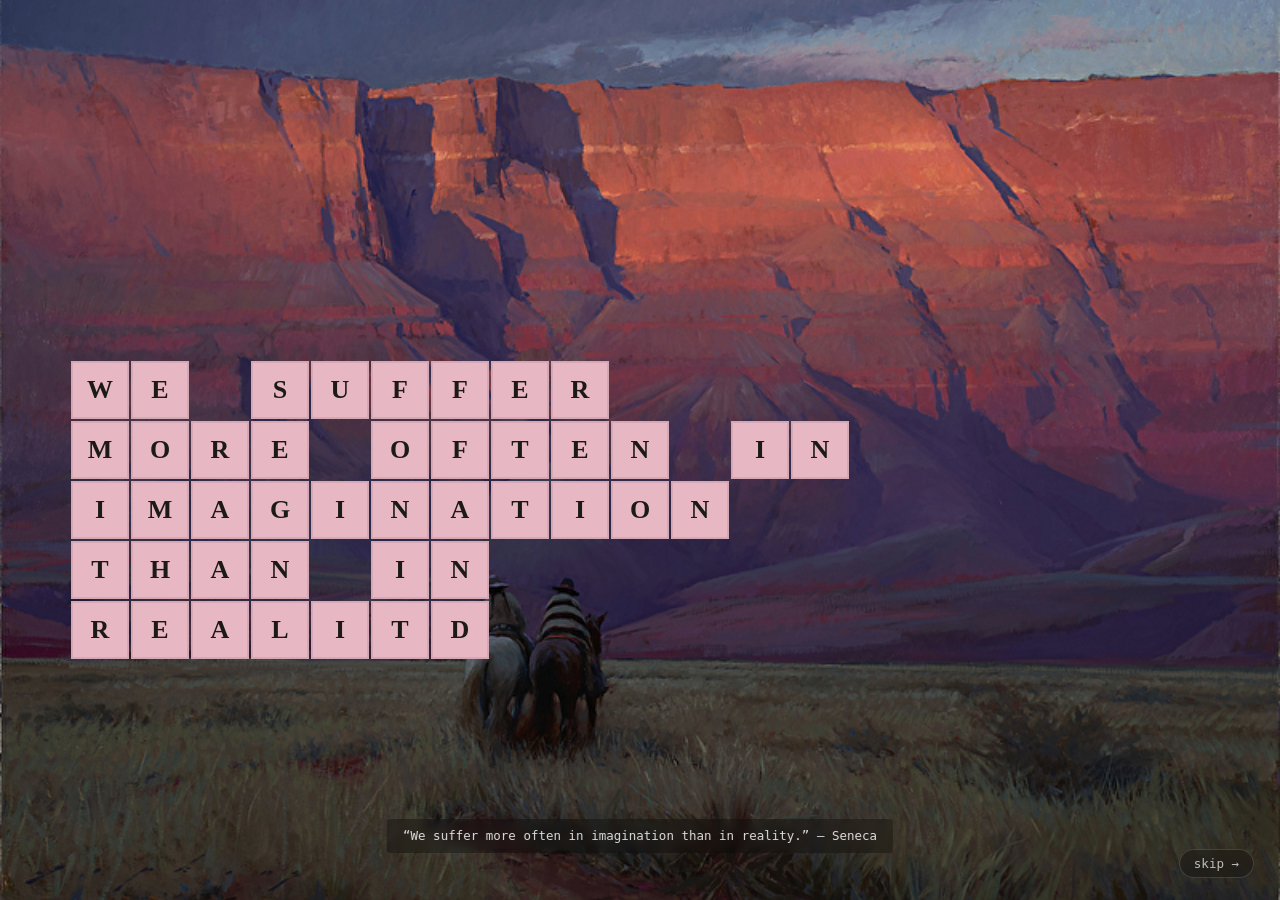
<file: index.html>
<!DOCTYPE html>
<html lang="en">
<head>
  <meta charset="UTF-8">
  <meta name="viewport" content="width=device-width, initial-scale=1.0">
  <title>Internet Pastoralis — Adya Yadav</title>
  <meta name="description" content="Adya Yadav — ML research on IoT and world modelling. Representation learning, latent space modeling, efficient neural architectures, edge AI.">
  <link rel="stylesheet" href="style.css">
</head>
<body>

  <!-- ===================== Split-flap intro ===================== -->
  <div id="intro">
    <div class="flip-grid" id="flip-grid" aria-hidden="true"></div>
    <p class="intro-caption" id="intro-caption"></p>
    <button class="intro-skip" id="intro-skip" type="button">skip →</button>
  </div>

  <!-- ===================== Site ===================== -->
  <div id="site-main" style="display:none;">

    <header class="site-header">
      <div class="site-header-inner">
        <div class="site-title-group">
          <a class="site-title" href="index.html">Internet Pastoralis</a>
          <nav class="site-nav" aria-label="Primary">
            <a href="blog.html">Blog</a>
            <a href="projects.html">Projects</a>
          </nav>
        </div>
        <div class="site-socials">
          <a href="https://github.com/phirni" target="_blank" rel="noopener">GitHub</a>
          <a href="https://www.linkedin.com/in/adya-yadav/" target="_blank" rel="noopener">LinkedIn</a>
          <a href="https://x.com/forixv" target="_blank" rel="noopener">X</a>
        </div>
      </div>
    </header>

    <!-- =============== MAIN CONTENT – fixed indentation =============== -->
    <main class="essay">

      <p class="intro-line">
        hi! i'm adya yadav.
      </p>

      <p>
        i'm currently a 4th year undergraduate studying data science and working on
        machine learning research around world models, edge intelligence,
        and representation learning. i enjoy building things and breaking them in ares
        that make models smaller, faster, and more useful outside of large datacenters.
      </p>

      <p>
        research interests:
        latent representation learning,
        world models,
        efficient neural architectures,
        continual learning,
        edge ai,
        model compression,
        multimodal systems.
      </p>

      <!-- <br>

      <p class="section-title">
        here are some things i believe in:
      </p>

      <div class="belief-grid">
        <ul>
          <li>writing</li>
          <li>taste is learnable</li>
          <li>write everything down</li>
        </ul>
        <ul>
          <li>simple models usually win first</li>
          <li>research should eventually ship</li>
          <li>beautiful code is easier to trust</li>
        </ul>
      </div>

      <br> -->

      <p class="section-title">
        here are some things i like:
      </p>

      <ul class="long-list">
        <li>
          my dog(enzo), indian classical music, odissi, mangoes, 
          needle embroidery, losing at chess, reading post war lit, 
          tarkovsky, kiaraostami, gardening, birds visiting my home, 
          making lists, neovim, opensource, languages, desserts, chocolate,
          dawns, puns, dancing, and swimming in the rain. 

        </li>
      </ul>

      <br>

      <p class="section-title">
        favourite authors:

      </p>

      <ul class="long-list">
        <li>
          wg sebald,thomas bernhard, pynchon, cormac mccarthy,  
          marguerite young, woolf, wittgenstein, goethe,shakespeare, 
          wordsworth, whitman, cesare pavese, flaubert, gerard murnane, emerson, 
          joyce, thomas browne, euler, douglas hofstadter
        </li>
      </ul>

      <hr class="rule">

      <p>
        I love people and learning about new things, hit me up to chat about research ideas, 
        debate topics or share love about same interests. 

      </p>

      <p>
        <button
          class="email"
          id="email"
          type="button"
          data-email="adyayadav457@gmail.com">
          email
        </button>
      </p>

    </main>
    <!-- =============== END MAIN =============== -->

    <footer class="site-footer">
      <div class="site-footer-inner">
        <span>Thank you.</span>
        <span>&copy; <span id="year"></span> Adya Yadav</span>
      </div>
    </footer>

  </div>

  <script src="quotes.js"></script>
  <script src="intro.js"></script>
  <script src="main.js"></script>
</body>
</html>
</file>
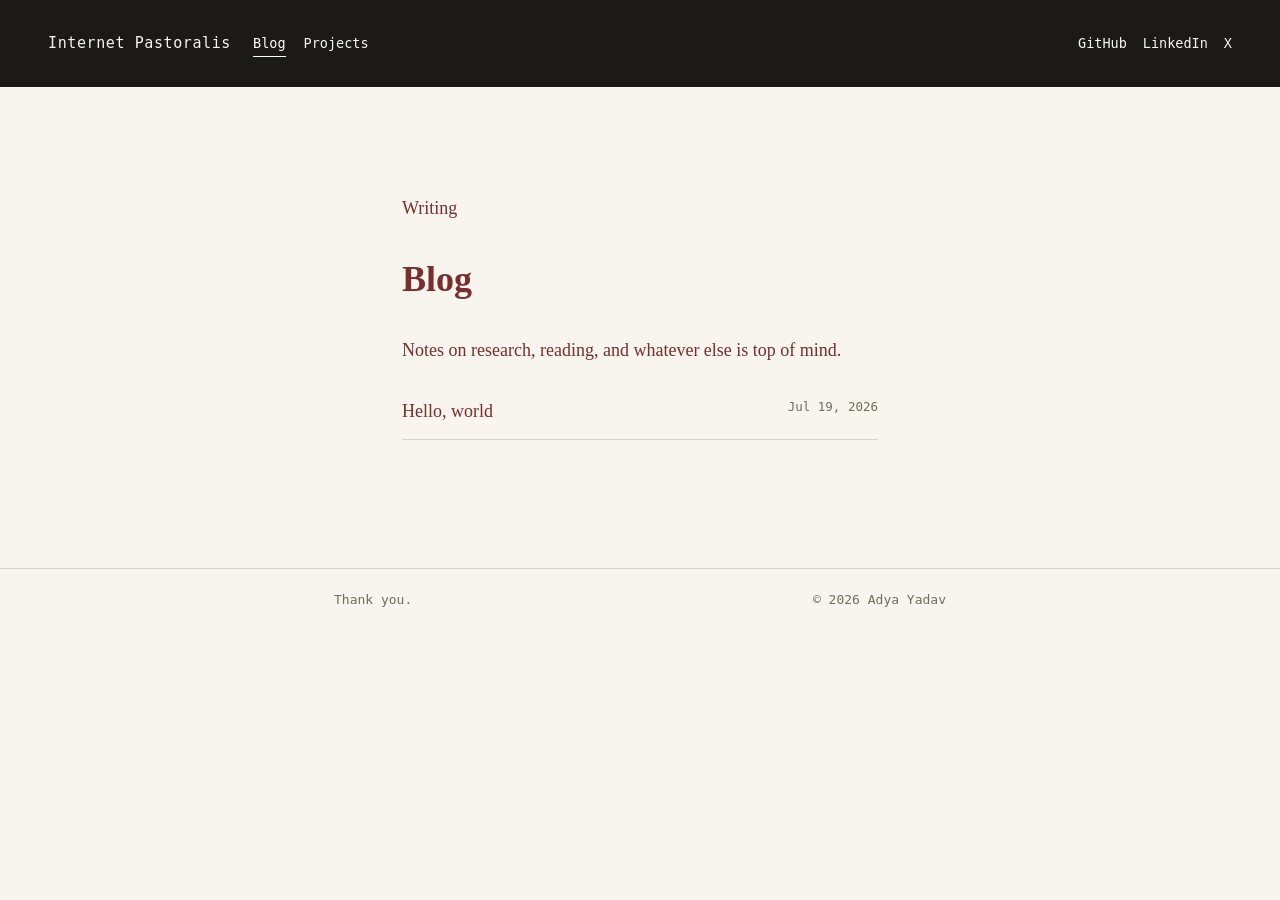
<file: blog.html>
<!DOCTYPE html>
<html lang="en">
<head>
<meta charset="UTF-8">
<meta name="viewport" content="width=device-width, initial-scale=1.0">
<title>Blog — Internet Pastoralis</title>
<link rel="stylesheet" href="style.css">
</head>
<body>

  <header class="site-header">
    <div class="site-header-inner">
      <div class="site-title-group">
        <a class="site-title" href="index.html">Internet Pastoralis</a>
        <nav class="site-nav" aria-label="Primary">
          <a href="blog.html" aria-current="page">Blog</a>
          <a href="projects.html">Projects</a>
        </nav>
      </div>
      <div class="site-socials">
        <a href="https://github.com/phirni" target="_blank" rel="noopener">GitHub</a>
        <a href="https://www.linkedin.com/in/adya-yadav/" target="_blank" rel="noopener">LinkedIn</a>
        <a href="https://x.com/forixv" target="_blank" rel="noopener">X</a>
      </div>
    </div>
  </header>

  <main>
    <p class="eyebrow">Writing</p>
    <h1>Blog</h1>
    <p class="lede">Notes on research, reading, and whatever else is top of mind.</p>

    <ul class="post-list" id="post-list">
      <li class="small">Loading posts…</li>
    </ul>
  </main>

  <footer class="site-footer">
    <div class="site-footer-inner">
      <span>Thank you.</span>
      <span>&copy; <span id="year"></span> Adya Yadav</span>
    </div>
  </footer>

  <script src="main.js"></script>
  <script>
    fetch("posts.json")
      .then((r) => r.json())
      .then((posts) => {
        posts.sort((a, b) => new Date(b.date) - new Date(a.date));
        const list = document.getElementById("post-list");
        list.innerHTML = "";
        posts.forEach((p) => {
          const li = document.createElement("li");
          li.className = "post-item";
          li.innerHTML = `
            <a href="posts/${p.slug}.html">${p.title}</a>
            <time datetime="${p.date}">${new Date(p.date).toLocaleDateString("en-US", { year: "numeric", month: "short", day: "numeric" })}</time>
          `;
          list.appendChild(li);
        });
        if (posts.length === 0) {
          list.innerHTML = '<li class="small">Nothing here yet.</li>';
        }
      })
      .catch(() => {
        document.getElementById("post-list").innerHTML =
          '<li class="small">Couldn\'t load posts — if you\'re viewing this file directly (file://), run a local server instead, e.g. <code>python3 -m http.server</code>.</li>';
      });
  </script>
</body>
</html>
</file>
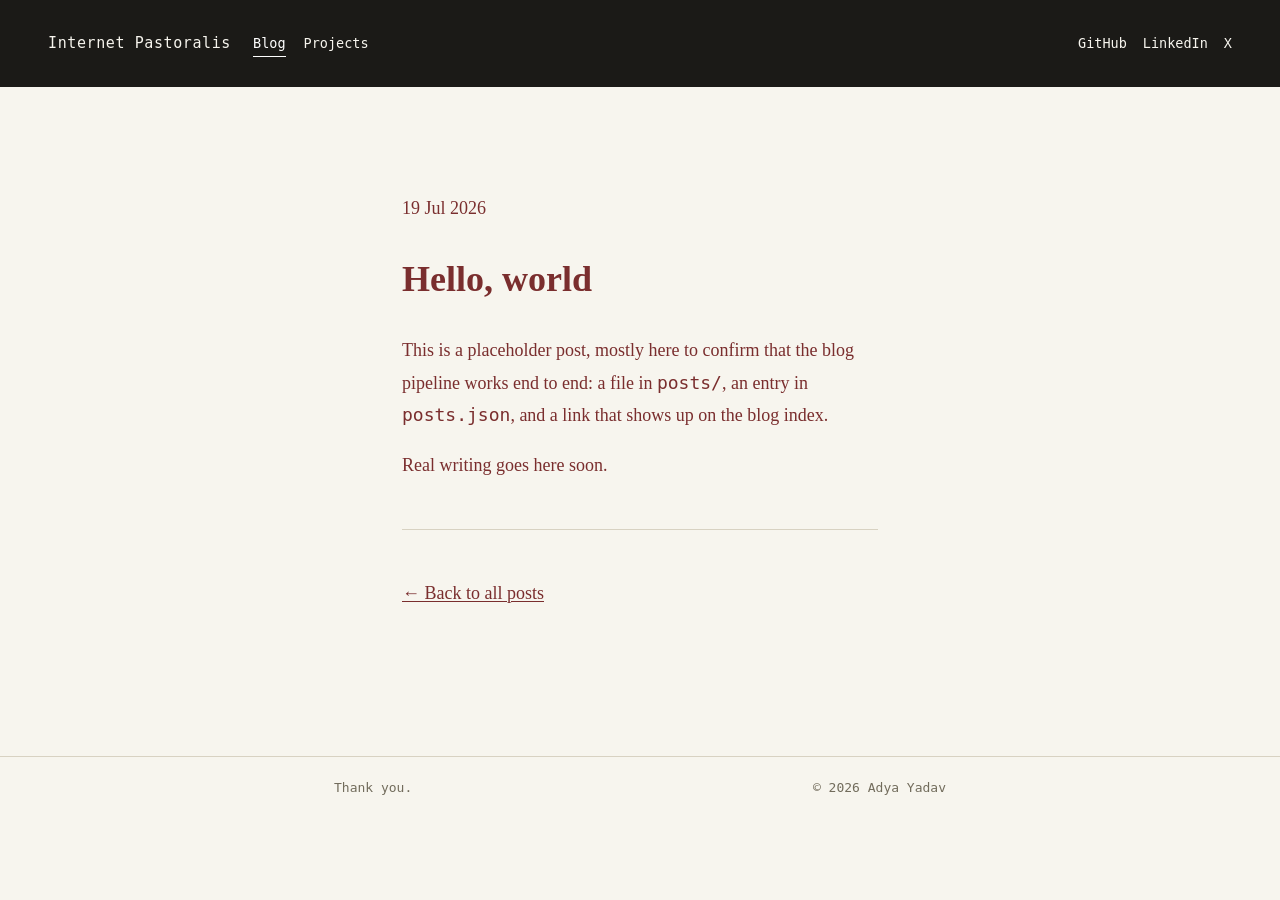
<file: posts/hello-world.html>
<!DOCTYPE html>
<html lang="en">
<head>
<meta charset="UTF-8">
<meta name="viewport" content="width=device-width, initial-scale=1.0">
<title>Hello, world — Internet Pastoralis</title>
<link rel="stylesheet" href="../style.css">
</head>
<body>

  <header class="site-header">
    <div class="site-header-inner">
      <div class="site-title-group">
        <a class="site-title" href="../index.html">Internet Pastoralis</a>
        <nav class="site-nav" aria-label="Primary">
          <a href="../blog.html" aria-current="page">Blog</a>
          <a href="../projects.html">Projects</a>
        </nav>
      </div>
      <div class="site-socials">
        <a href="https://github.com/phirni" target="_blank" rel="noopener">GitHub</a>
        <a href="https://www.linkedin.com/in/adya-yadav/" target="_blank" rel="noopener">LinkedIn</a>
        <a href="https://x.com/forixv" target="_blank" rel="noopener">X</a>
      </div>
    </div>
  </header>

  <main>
    <p class="eyebrow small">19 Jul 2026</p>
    <h1>Hello, world</h1>

    <p>This is a placeholder post, mostly here to confirm that the blog
    pipeline works end to end: a file in <code>posts/</code>, an entry in
    <code>posts.json</code>, and a link that shows up on the blog index.</p>

    <p>Real writing goes here soon.</p>

    <hr class="rule">
    <p><a href="../blog.html">&larr; Back to all posts</a></p>
  </main>

  <footer class="site-footer">
    <div class="site-footer-inner">
      <span>Thank you.</span>
      <span>&copy; <span id="year"></span> Adya Yadav</span>
    </div>
  </footer>

  <script src="../main.js"></script>
</body>
</html>
</file>
<file: style.css>
/* ============================================================
   Internet Pastoralis — tokens
   Palette: paper #F7F5EE, ink #1B1A17, rule #D8D2C2,
            muted #726C5C, accent oxblood #7A2E2E,
            tile pink #E7B7C4, tile blank tint rgba(70,68,60,.55)
   Type: serif body/display — Iowan Old Style / Palatino stack
         mono utility — ui-monospace stack
   ============================================================ */

:root {
  --paper: #f7f5ee;
  --ink: #1b1a17;
  --rule: #d8d2c2;
  --muted: #726c5c;
  --accent: #7a2e2e;
  --tile-pink: #e7b7c4;
  --tile-blank: rgba(70, 68, 60, 0.55);
  --serif: "Iowan Old Style", "Palatino Linotype", "Book Antiqua", Georgia, serif;
  --mono: ui-monospace, SFMono-Regular, Menlo, Consolas, monospace;
  --measure: 660px;
}

* { box-sizing: border-box; }

html, body {
  margin: 0;
  padding: 0;
  background: var(--paper);
  color: var(--ink);
}

body {
  font-family: var(--serif);
  font-size: 18px;
  line-height: 1.75;
  color: var(--accent);          /* dark red text */
  -webkit-font-smoothing: antialiased;
}

a {
  color: var(--accent);
  text-decoration-thickness: 1px;
  text-underline-offset: 2px;
}
a:hover { color: var(--ink); }

a:focus-visible,
button:focus-visible {
  outline: 2px solid var(--accent);
  outline-offset: 2px;
}

/* ---------- Layout shell ---------- */

.page {
  max-width: var(--measure);
  margin: 0 auto;
  padding: 0 24px;
}

/* ---------- HEADER – all changes applied here ---------- */
header.site-header {
  background: var(--ink);        /* dark background */
  color: var(--paper);           /* light text */
  border-bottom: none;           /* divider removed */
  margin-bottom: 2.5rem;
}

.site-header-inner {
  width: 100%;                   /* full width */
  max-width: none;               /* remove centered constraint */
  margin: 0;                     /* no auto margin */
  padding: 30px 48px;            /* taller header */
  display: flex;
  justify-content: space-between;
  align-items: baseline;
  flex-wrap: wrap;
  gap: 10px 24px;
}

.site-title-group {
  display: flex;
  align-items: baseline;
  gap: 22px;
  flex-wrap: wrap;
}

.site-title {
  font-family: var(--mono);
  font-size: 15px;
  letter-spacing: 0.04em;
  font-weight: 500;
  color: var(--paper);           /* light text on dark header */
  text-decoration: none;
}

nav.site-nav {
  display: flex;
  gap: 18px;
  font-family: var(--mono);
  font-size: 13.5px;
}

nav.site-nav a {
  text-decoration: none;
  color: var(--paper);           /* light links */
  border-bottom: 1px solid transparent;
}
nav.site-nav a:hover,
nav.site-nav a[aria-current="page"] {
  color: #ffffff;                /* bright white on hover */
  border-bottom-color: #ffffff;
}

.site-socials {
  display: flex;
  gap: 16px;
  font-family: var(--mono);
  font-size: 13.5px;
}

.site-socials a {
  color: var(--paper);           /* light links */
  text-decoration: none;
}
.site-socials a:hover {
  color: #ffffff;                /* bright white on hover */
}

/* ---------- MAIN – narrowed text column ---------- */
main {
  max-width: 540px;              /* was 820px – narrower column */
  margin: 0 auto;
  padding: 3rem 32px 5rem;
}

.essay {
  font-size: 1rem;
  line-height: 1.8;
}

.essay p {
  margin: 0 0 2rem;
}

.belief-grid {
  display: grid;
  grid-template-columns: 1fr 1fr;
  gap: 3rem;
  margin-bottom: 2rem;
}

.belief-grid ul {
  margin: 0;
  padding-left: 1.2rem;
}

.long-list {
  margin: 0;
  padding-left: 1.1rem;
}

.long-list li {
  line-height: 1.6;
  margin-bottom: .4rem;
}

.belief-grid li {
  margin-bottom: .45rem;
}

.rule {
  border: none;
  border-top: 1px solid var(--rule);
  margin: 3rem 0;
}

.copy-email {
  all: unset;
  cursor: pointer;
  border-bottom: 1px solid rgba(122,46,46,.45);
  color: var(--accent);
}
.copy-email:hover {
  color: var(--ink);
  border-bottom-color: var(--ink);
}

strong {
  font-weight: 600;
}

.essay a {
  color: var(--accent);
  text-decoration: underline;
  text-decoration-thickness: 1px;
  text-underline-offset: 4px;
}
.essay a:hover {
  color: var(--ink);
}

/* ---------- Contact / copy button ---------- */
.contact-row {
  display: flex;
  align-items: center;
  gap: 10px;
  margin: 1rem 0 1.6rem;
  flex-wrap: wrap;
}

button.copy-email {
  font-family: var(--mono);
  font-size: 13.5px;
  background: transparent;
  border: 1px solid var(--rule);
  color: var(--ink);
  padding: 7px 12px;
  cursor: pointer;
  border-radius: 2px;
}
button.copy-email:hover {
  border-color: var(--accent);
  color: var(--accent);
}
button.copy-email[data-copied="true"] {
  color: var(--accent);
  border-color: var(--accent);
}

/* ---------- Footer ---------- */
footer.site-footer {
  border-top: 1px solid var(--rule);
  margin-top: 3rem;
}

.site-footer-inner {
  max-width: var(--measure);
  margin: 0 auto;
  padding: 20px 24px 32px;
  display: flex;
  justify-content: space-between;
  align-items: center;
  font-family: var(--mono);
  font-size: 13px;
  color: var(--muted);
  flex-wrap: wrap;
  gap: 8px;
}

/* ---------- Blog list ---------- */
.post-list { list-style: none; margin: 0; padding: 0; }
.post-item {
  display: flex;
  justify-content: space-between;
  gap: 16px;
  padding: 0.7rem 0;
  border-bottom: 1px solid var(--rule);
}
.post-item a { text-decoration: none; }
.post-item time {
  font-family: var(--mono);
  font-size: 12.5px;
  color: var(--muted);
  white-space: nowrap;
}

/* ---------- Projects placeholder list ---------- */
.project-card {
  padding: 1rem 0;
  border-bottom: 1px solid var(--rule);
}
.project-card h3 { margin: 0 0 0.3rem; }
.project-card .small { margin-bottom: 0.3rem; }

/* ============================================================
   Split-flap intro – revised with separate layers
   ============================================================ */

/* ----- main container ----- */
#intro {
  position: fixed;
  inset: 0;
  height: 100dvh;                 /* avoids mobile browser chrome overflow */
  z-index: 1000;
  overflow: hidden;               /* keep everything inside */
  background: #111;               /* dark fallback before image loads */
  display: flex;
  align-items: center;
  justify-content: center;
  flex-direction: column;
  transition: opacity 0.6s ease;
}

#intro.hidden {
  opacity: 0;
  pointer-events: none;
}

#intro.no-anim {
  display: none;
}

/* ----- background image layer ----- */
.intro-bg {
  position: absolute;
  inset: 0;
  z-index: 0;
  background-size: cover;
  background-position: center;
  background-repeat: no-repeat;
  /* image URL set by JavaScript */
}

/* ----- flip grid layer ----- */
.flip-grid {
  position: absolute;
  top: 50%;
  left: 50%;
  transform: translate(-50%, -50%);
  z-index: 1;
  display: grid;
  /* width/height and grid-template-columns/rows set by JS */
}

/* ----- individual cells ----- */
.cell {
  position: relative;
  overflow: hidden;
  perspective: 300px;
}

.cell.blank {
  background: transparent;
  border: none;    /* fully invisible — painting shows uninterrupted */
}

.cell.letter {
  background: var(--tile-pink);
  display: flex;
  align-items: center;
  justify-content: center;
  border: 1px solid rgba(0, 0, 0, 0.09);
  box-shadow: inset 0 0 0 1px rgba(0, 0, 0, 0.08);
}

.cell.letter .glyph {
  font-family: var(--serif);
  font-weight: 700;
  color: var(--ink);
  font-size: clamp(10px, 2.4vw, 26px);
  display: inline-block;
  transform-origin: 50% 50%;
}

.cell.letter .glyph.flipping {
  animation: flapTurn 130ms linear;
}

@keyframes flapTurn {
  0%   { transform: rotateX(0deg);   opacity: 1; }
  45%  { transform: rotateX(-92deg); opacity: 0.35; }
  55%  { transform: rotateX(-92deg); opacity: 0.35; }
  100% { transform: rotateX(0deg);   opacity: 1; }
}

/* ----- caption (pinned at bottom) ----- */
.intro-caption {
  position: absolute;
  bottom: 35px;
  left: 50%;
  transform: translateX(-50%);
  z-index: 2;
  font-family: var(--mono);
  font-size: 12.5px;
  color: rgba(255, 255, 255, 0.85); /* lighter on dark bg */
  background: rgba(0, 0, 0, 0.3);
  padding: 6px 16px;
  border-radius: 4px;
  backdrop-filter: blur(4px);
  white-space: nowrap;
  max-width: 90vw;
  overflow: hidden;
  text-overflow: ellipsis;
}

/* ----- skip button (pinned bottom‑right) ----- */
.intro-skip {
  position: fixed;
  bottom: 22px;
  right: 26px;
  z-index: 3;
  font-family: var(--mono);
  font-size: 12.5px;
  color: rgba(255, 255, 255, 0.7);
  background: rgba(0, 0, 0, 0.25);
  border: 1px solid rgba(255, 255, 255, 0.15);
  cursor: pointer;
  padding: 6px 14px;
  border-radius: 20px;
  text-decoration: none;
  backdrop-filter: blur(4px);
  transition: background 0.2s, color 0.2s;
}
.intro-skip:hover {
  color: #fff;
  background: rgba(0, 0, 0, 0.45);
}

/* ---- reduced motion ---- */
@media (prefers-reduced-motion: reduce) {
  .cell.letter .glyph.flipping { animation: none; }
  #intro { transition: none; }
}

/* ---- responsive adjustments ---- */
@media (max-width: 640px) {
  body { font-size: 16.5px; }
  .site-header-inner, .site-footer-inner { flex-direction: column; align-items: flex-start; }
  .cell.letter .glyph { font-size: clamp(8px, 3.6vw, 20px); }
  .intro-caption {
    font-size: 10px;
    padding: 4px 12px;
    bottom: 25px;
    white-space: normal;
  }
  .intro-skip {
    bottom: 16px;
    right: 16px;
    font-size: 11px;
    padding: 4px 12px;
  }
}
</file>
